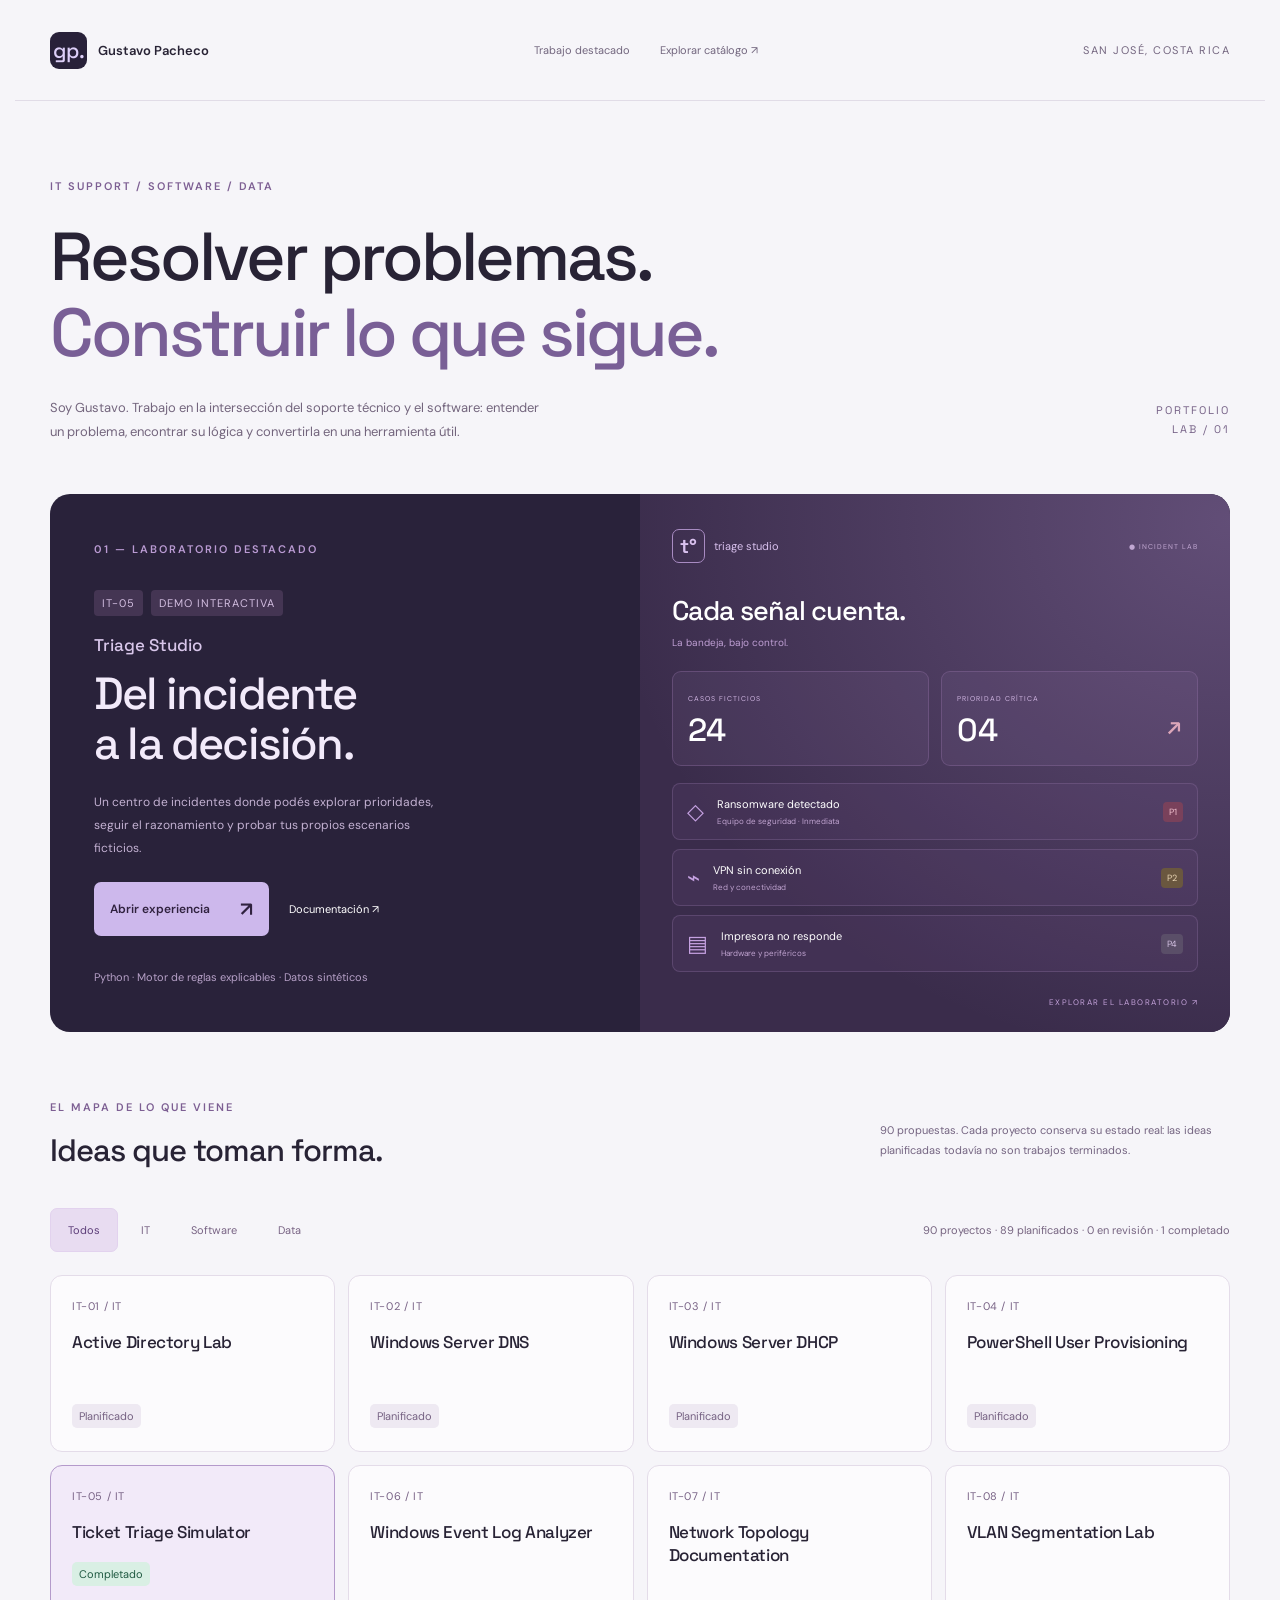
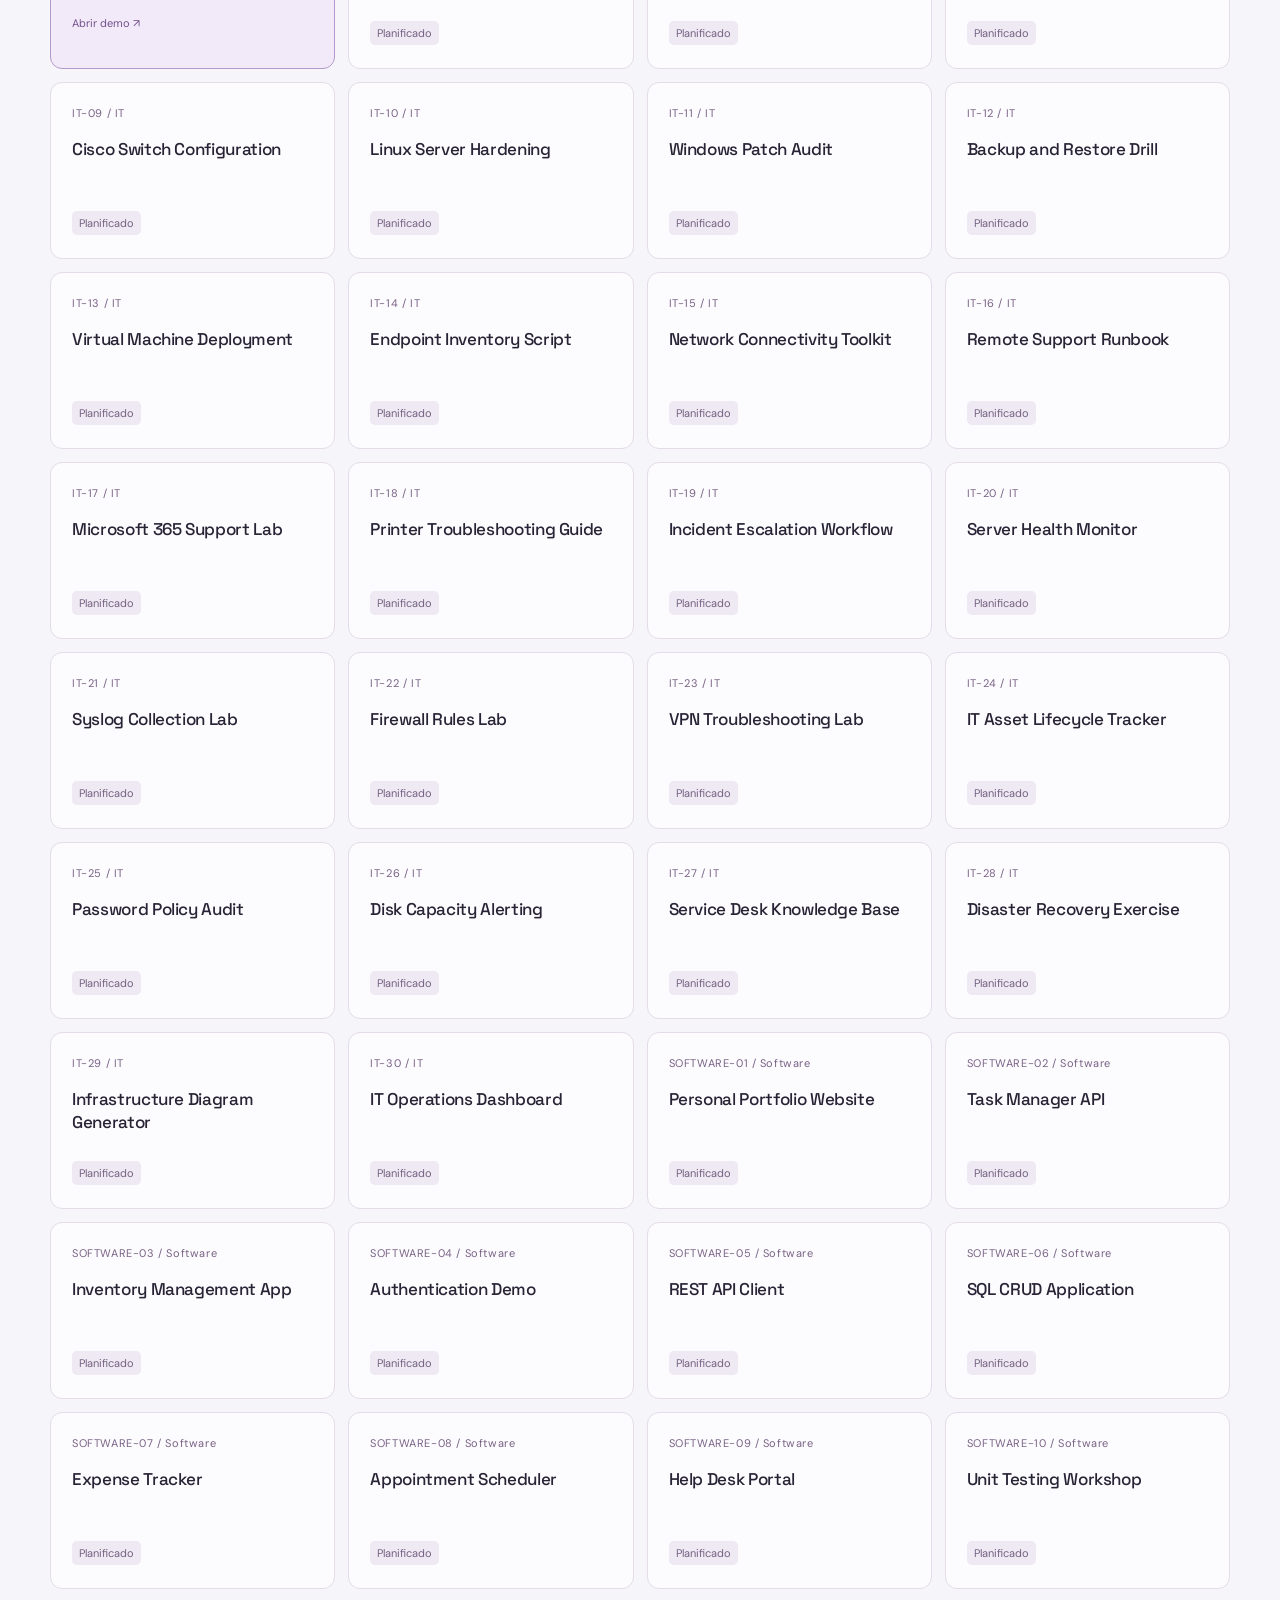
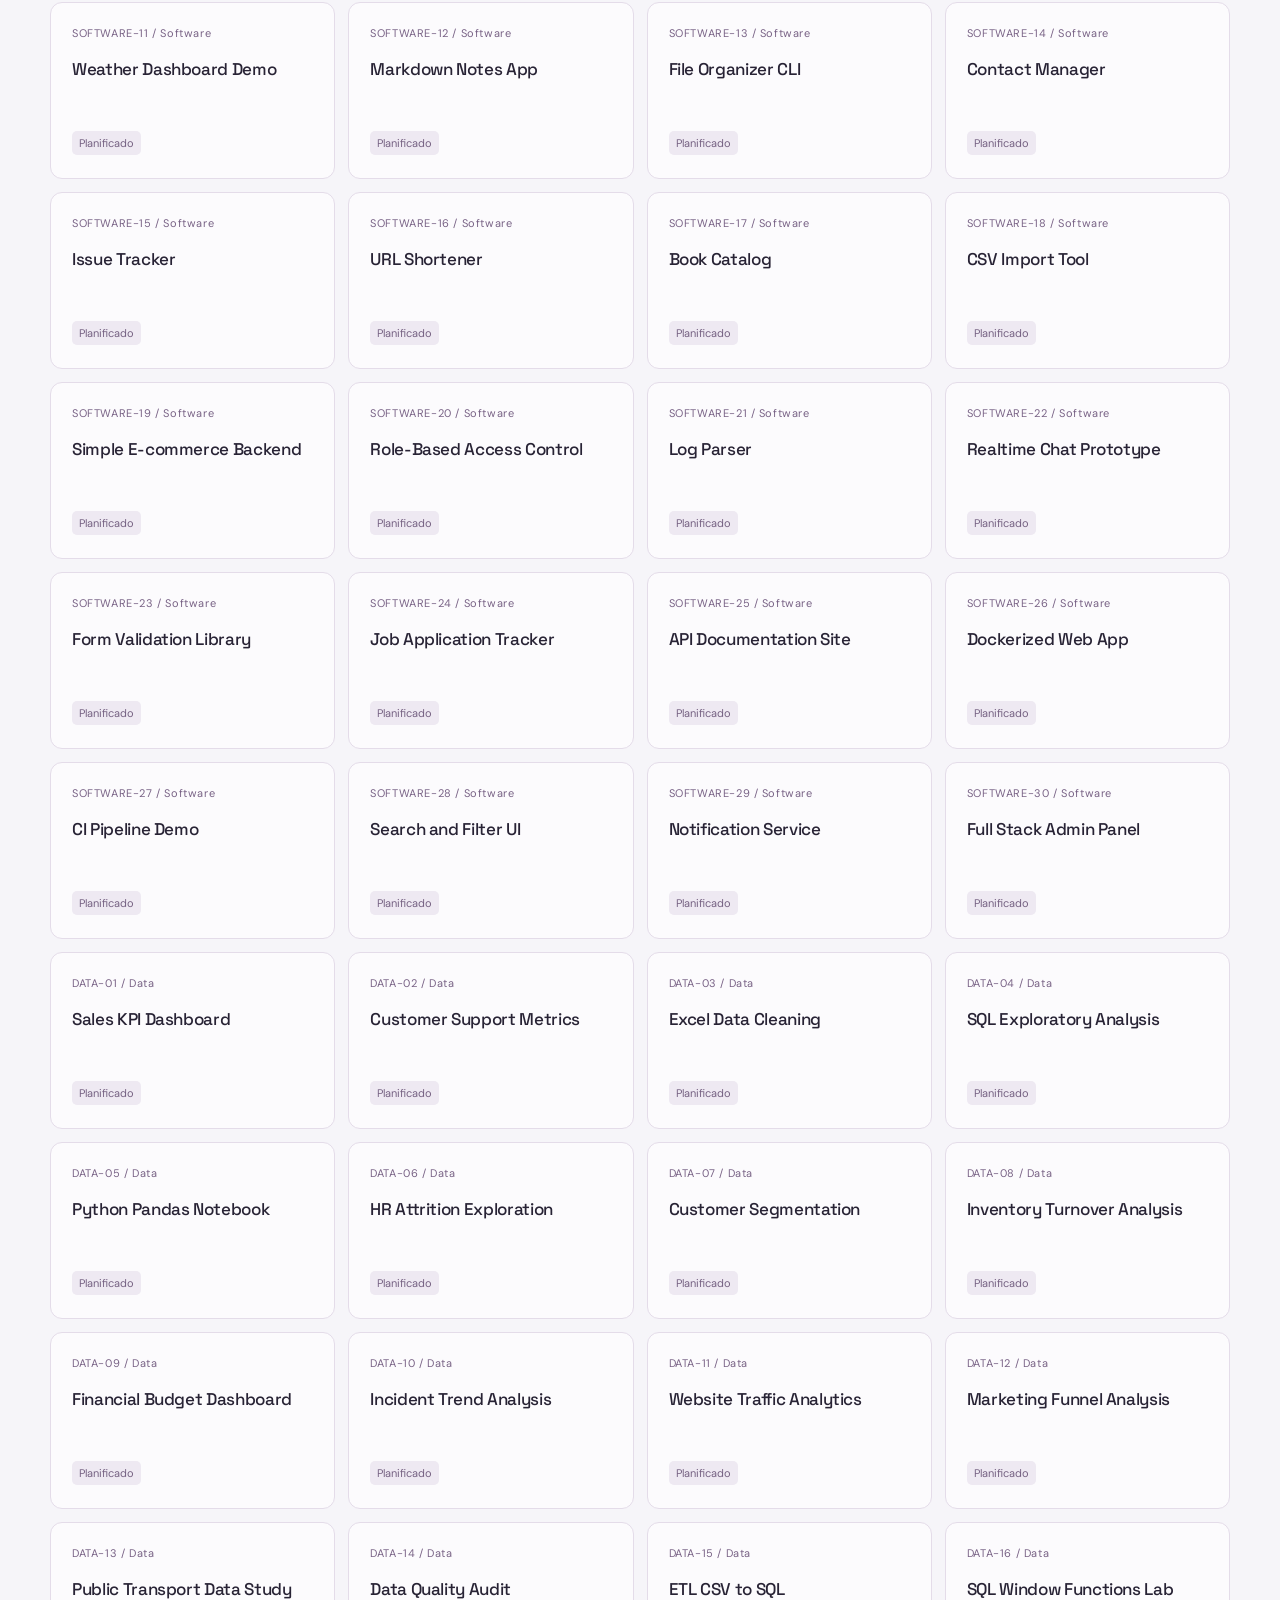
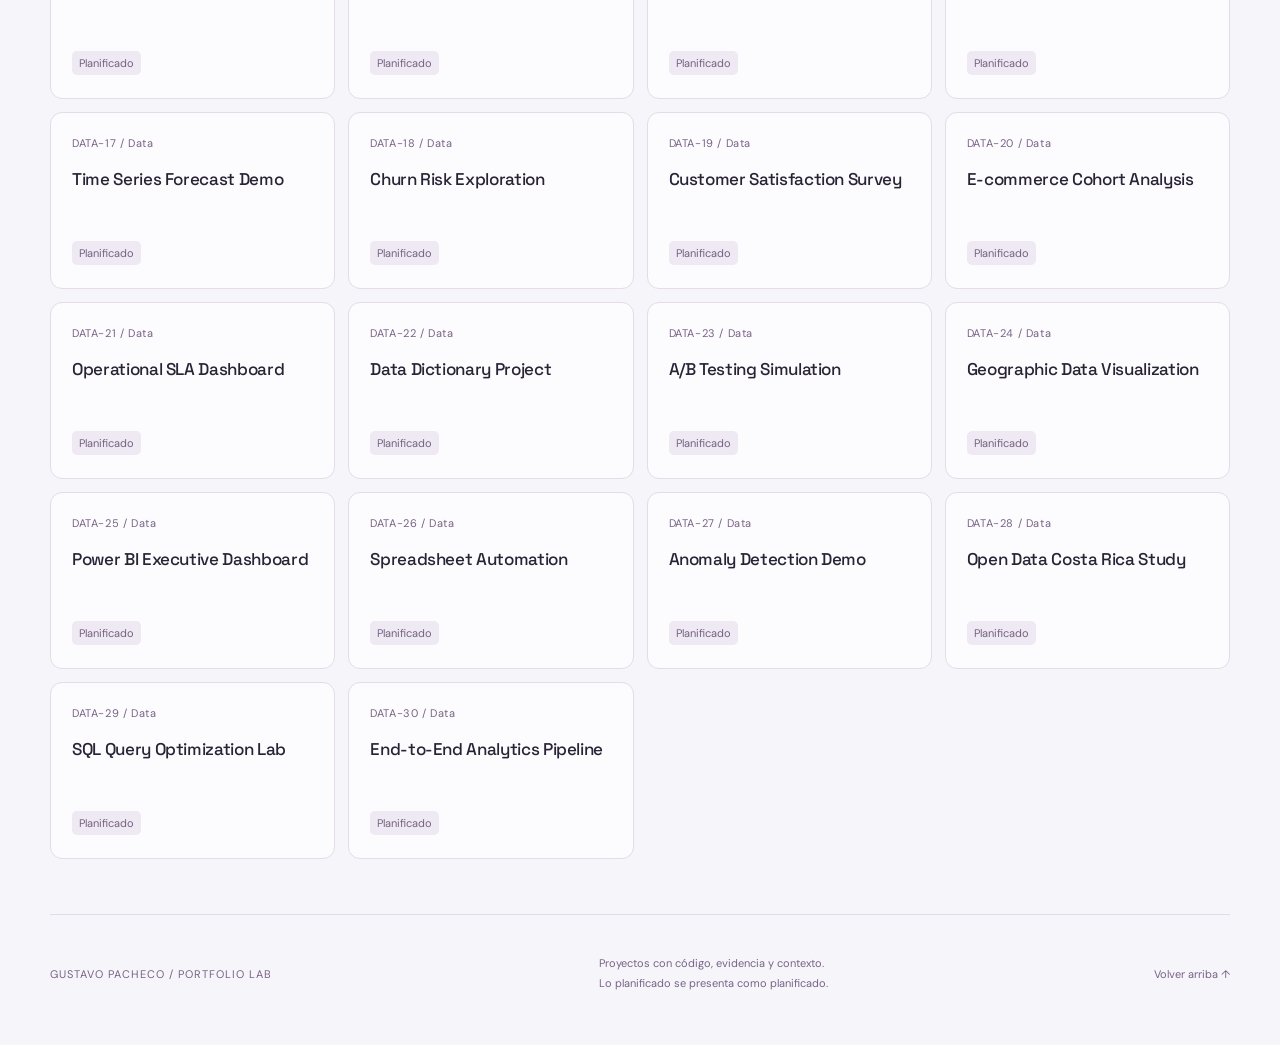
<file: index.html>
<!doctype html><html lang="es"><head><meta charset="utf-8"><meta name="viewport" content="width=device-width,initial-scale=1"><meta name="description" content="Laboratorios de soporte IT, software y datos de Gustavo Pacheco Carballo."><link rel="icon" href="data:image/svg+xml,%3Csvg xmlns='http://www.w3.org/2000/svg' viewBox='0 0 32 32'%3E%3Crect width='32' height='32' rx='8' fill='%23282139'/%3E%3Ctext x='16' y='22' font-size='16' font-family='serif' text-anchor='middle' fill='%23ddcff8'%3Egp%3C/text%3E%3C/svg%3E"><title>Gustavo Pacheco · Portfolio / Lab</title><link rel="stylesheet" href="portfolio.css"></head><body><header><a class="identity" href="./"><span>gp.</span>Gustavo Pacheco</a><nav><a href="#featured">Trabajo destacado</a><a href="#catalog">Explorar catálogo ↗</a></nav><span class="location">SAN JOSÉ, COSTA RICA</span></header><main><section class="intro"><span class="overline">IT SUPPORT / SOFTWARE / DATA</span><h1>Resolver problemas.<br><em>Construir lo que sigue.</em></h1><div class="intro-bottom"><p>Soy Gustavo. Trabajo en la intersección del soporte técnico y el software: entender un problema, encontrar su lógica y convertirla en una herramienta útil.</p><span class="index-number">PORTFOLIO<br>LAB / 01</span></div></section><section id="featured" class="feature"><div class="feature-info"><span class="overline">01 — LABORATORIO DESTACADO</span><div class="feature-tags"><span>IT-05</span><span>DEMO INTERACTIVA</span></div><h2>Triage Studio<span>Del incidente<br>a la decisión.</span></h2><p>Un centro de incidentes donde podés explorar prioridades, seguir el razonamiento y probar tus propios escenarios ficticios.</p><div class="feature-actions"><a class="open-demo" href="projects/it-05-ticket-triage/web/">Abrir experiencia <span>↗</span></a><a href="projects/it-05-ticket-triage/README.md">Documentación ↗</a></div><div class="feature-foot">Python · Motor de reglas explicables · Datos sintéticos</div></div><a class="feature-art" href="projects/it-05-ticket-triage/web/" aria-label="Abrir Triage Studio"><div class="mock-header"><span class="mock-logo">t°</span><span>triage studio</span><span class="mock-status">● INCIDENT LAB</span></div><div class="mock-title">Cada señal cuenta.<span>La bandeja, bajo control.</span></div><div class="mock-metrics"><div><small>CASOS FICTICIOS</small><b>24</b></div><div><small>PRIORIDAD CRÍTICA</small><b>04<span>↗</span></b></div></div><div class="mock-row"><i class="mock-symbol">◇</i><div>Ransomware detectado<small>Equipo de seguridad · Inmediata</small></div><span class="mock-priority">P1</span></div><div class="mock-row"><i class="mock-symbol">⌁</i><div>VPN sin conexión<small>Red y conectividad</small></div><span class="mock-priority amber">P2</span></div><div class="mock-row"><i class="mock-symbol">▤</i><div>Impresora no responde<small>Hardware y periféricos</small></div><span class="mock-priority gray">P4</span></div><span class="mock-caption">EXPLORAR EL LABORATORIO ↗</span></a></section><section id="catalog" class="catalog"><div class="catalog-header"><div><span class="overline">EL MAPA DE LO QUE VIENE</span><h2>Ideas que toman forma.</h2></div><p>90 propuestas. Cada proyecto conserva su estado real: las ideas planificadas todavía no son trabajos terminados.</p></div><div class="catalog-toolbar"><div class="filter-group" aria-label="Categorías"><button data-filter="All" aria-pressed="true">Todos</button><button data-filter="IT" aria-pressed="false">IT</button><button data-filter="Software" aria-pressed="false">Software</button><button data-filter="Data" aria-pressed="false">Data</button></div><p id="count" aria-live="polite">Cargando catálogo…</p></div><div id="projects" class="project-grid"></div></section><footer><span>GUSTAVO PACHECO / PORTFOLIO LAB</span><p>Proyectos con código, evidencia y contexto.<br>Lo planificado se presenta como planificado.</p><a href="#">Volver arriba ↑</a></footer></main><script>
let projects=[];const root=document.getElementById('projects');const statusLabels={planned:'Planificado',in_review:'Implementado · PR en revisión',completed:'Completado'};function show(category){const items=projects.filter(p=>category==='All'||p.category===category);const planned=items.filter(p=>p.status==='planned').length;const reviewing=items.filter(p=>p.status==='in_review').length;const done=items.filter(p=>p.status==='completed').length;document.getElementById('count').textContent=items.length+' proyectos · '+planned+' planificados · '+reviewing+' en revisión · '+done+(done===1?' completado':' completados');root.replaceChildren(...items.map(p=>{const card=document.createElement('article');card.className='project-card'+(p.id==='it-05'?' available':'');const meta=document.createElement('small');meta.textContent=p.id.toUpperCase()+' / '+p.category;const title=document.createElement('h3');title.textContent=p.title;const state=document.createElement('span');state.className='state '+(p.status==='in_review'?'review':p.status==='completed'?'complete':'');state.textContent=Object.hasOwn(statusLabels,p.status)?statusLabels[p.status]:String(p.status);card.append(meta,title,state);if(p.id==='it-05'){const link=document.createElement('a');link.href='projects/it-05-ticket-triage/web/';link.className='card-link';link.textContent='Abrir demo ↗';card.append(link)}return card}));}document.querySelectorAll('[data-filter]').forEach(button=>button.addEventListener('click',()=>{document.querySelectorAll('[data-filter]').forEach(b=>b.setAttribute('aria-pressed',String(b===button)));show(button.dataset.filter)}));fetch('./projects.json').then(r=>{if(!r.ok)throw Error();return r.json()}).then(data=>{projects=data;show('All')}).catch(()=>document.getElementById('count').textContent='No se pudo cargar el catálogo. Abrí INICIAR_DEMO.bat para servir el portafolio.');
</script></body></html>
</file>
<file: portfolio.css>
@import url('https://fonts.googleapis.com/css2?family=DM+Sans:wght@400;500;600;700&family=Space+Grotesk:wght@400;500;600;700&display=swap');
*{box-sizing:border-box}html{scroll-behavior:smooth}body{margin:0;background:#f6f5f9;color:#282335;font:14px 'DM Sans',system-ui,sans-serif}a{color:inherit;text-decoration:none}button,a{touch-action:manipulation}a:focus-visible,button:focus-visible{outline:3px solid #9a7ae8;outline-offset:5px}header{max-width:1250px;margin:auto;display:flex;align-items:center;justify-content:space-between;padding:28px 35px;border-bottom:1px solid #e1dce7}.identity{display:flex;align-items:center;gap:11px;min-height:44px;font-weight:600;font-size:13px}.identity>span{display:grid;place-items:center;width:37px;height:37px;background:#282139;color:#ddcff8;font:500 21px 'Space Grotesk',sans-serif;border-radius:9px}nav a,.feature-actions>a{display:inline-flex;align-items:center;min-height:44px}nav{display:flex;gap:30px;font-size:11px;color:#72667e}.location{font-size:11px;letter-spacing:1.5px;color:#73657f}main{max-width:1250px;margin:auto;padding:0 35px}.intro{padding:75px 0 50px}.overline{font-size:11px;letter-spacing:2px;font-weight:600;color:#7d5f93}h1{font:500 clamp(38px,5.3vw,70px)/1.12 'Space Grotesk',sans-serif;letter-spacing:-3px;margin:25px 0}h1 em{font-style:normal;color:#795f96}.intro-bottom{display:flex;align-items:center;justify-content:space-between}.intro p{font-size:13px;color:#73657d;max-width:490px;line-height:1.85;margin:0}.index-number{text-align:right;font:11px/1.7 'Space Grotesk',sans-serif;color:#776388;letter-spacing:2px}.feature{display:grid;grid-template-columns:1fr 1fr;border-radius:20px;overflow:hidden;background:#29223a;color:white}.feature-info{padding:45px 44px}.feature .overline{color:#ba9bd3;font-size:11px}.feature-tags{display:flex;gap:8px;margin:33px 0 18px}.feature-tags span{font-size:11px;padding:6px 8px;background:#443553;color:#d3bee1;letter-spacing:1px;border-radius:4px}.feature h2{font:500 17px 'Space Grotesk',sans-serif;color:#d8c6ea;margin:0}.feature h2>span{display:block;font-size:45px;line-height:1.1;letter-spacing:-1.8px;color:#f2eafa;margin-top:13px}.feature-info>p{font-size:12px;color:#c3b1d2;line-height:1.9;max-width:345px;margin:23px 0}.feature-actions{display:flex;align-items:center;gap:20px;font-size:11px}.open-demo{display:flex;align-items:center;justify-content:space-between;gap:30px;padding:14px 16px;background:#cdb8ec;color:#30223f;border-radius:7px;font-size:12px;font-weight:600;min-height:44px}.open-demo:hover{background:#e1cff8}.open-demo span{font-size:20px}.feature-foot{font-size:11px;color:#b6a0c7;margin-top:34px}.feature-art{padding:35px 32px 25px;background:radial-gradient(ellipse at 100% 5%,#b191cf55,transparent 75%),#3a2c4b;position:relative;display:flex;flex-direction:column;justify-content:center;transform:rotate(0)}.mock-header{display:flex;align-items:center;gap:9px;font-size:11px;color:#d9c1ee}.mock-logo{font:600 20px 'Space Grotesk',sans-serif;border:1px solid #a88bc2;border-radius:7px;padding:3px 7px}.mock-status{margin-left:auto;font-size:7px;letter-spacing:1px;color:#c1a7d2}.mock-title{font:500 27px 'Space Grotesk',sans-serif;letter-spacing:-1px;margin:30px 0 22px}.mock-title>span{font:10px 'DM Sans',system-ui,sans-serif;color:#bf9fd4;letter-spacing:0;display:block;margin-top:8px}.mock-metrics{display:grid;grid-template-columns:1fr 1fr;gap:12px;margin-bottom:17px}.mock-metrics>div{border:1px solid #8e6fa466;border-radius:9px;padding:15px;background:#b091cc15}.mock-metrics small{font-size:7px;letter-spacing:1px;color:#d0b5e2}.mock-metrics b{font:500 32px 'Space Grotesk',sans-serif;display:flex;justify-content:space-between;margin-top:5px}.mock-metrics b>span{color:#dca6b9;font-size:24px}.mock-row{display:flex;align-items:center;gap:13px;border:1px solid #8d70a259;border-radius:8px;background:#76548e22;padding:13px 14px;margin-bottom:9px;font-size:11px}.mock-row small{display:block;font-size:8px;color:#c0a3d0;margin-top:5px}.mock-symbol{font-style:normal;font-size:22px;color:#c5a1e1}.mock-priority{margin-left:auto;font-size:9px;padding:4px 6px;border-radius:4px;background:#79415b;color:#f4c4d2}.amber{background:#6a573f;color:#ecd8b6}.gray{background:#5a4e68;color:#d6c3e4}.mock-caption{display:block;text-align:right;font-size:8px;color:#c4a2da;letter-spacing:1.5px;margin-top:16px}.catalog{padding-top:65px}.catalog-header{display:flex;align-items:center;justify-content:space-between;gap:35px}.catalog-header h2{font:500 31px 'Space Grotesk',sans-serif;letter-spacing:-1px;margin:15px 0}.catalog-header p{max-width:350px;font-size:11px;color:#746481;line-height:1.8}.catalog-toolbar{display:flex;justify-content:space-between;align-items:center;margin:23px 0}.filter-group{display:flex;gap:5px}.filter-group button{font:11px 'DM Sans',system-ui,sans-serif;color:#786384;background:transparent;border:1px solid transparent;padding:11px 17px;border-radius:7px;cursor:pointer;min-height:44px}.filter-group button[aria-pressed=true]{color:#5d3e79;background:#e8dcf1;border-color:#e2d2ee}.filter-group button:hover{background:#ede5f4}#count{font-size:11px;color:#766480}.project-grid{display:grid;grid-template-columns:repeat(4,1fr);gap:13px}.project-card{border:1px solid #e4dce9;padding:23px 21px;border-radius:12px;min-height:177px;display:flex;flex-direction:column;align-items:flex-start;background:#fcfbfd}.project-card small{font-size:11px;letter-spacing:.6px;color:#786285}.project-card h3{font:500 17px/1.35 'Space Grotesk',sans-serif;letter-spacing:-.35px;margin:18px 0;flex:1}.state{font-size:11px;border-radius:5px;background:#eee9f2;color:#756182;padding:5px 7px}.state.review{color:#695022;background:#f5ead1}.state.complete{color:#205a42;background:#d9efe4}.project-card.available{border-color:#b49acb;background:#f2eaf9}.card-link{font-size:11px;color:#73518d;margin-top:15px;min-height:44px;display:inline-flex;align-items:center;padding-top:0}footer{border-top:1px solid #e3daea;margin-top:55px;padding:28px 0 40px;display:flex;justify-content:space-between;align-items:center;gap:20px;color:#786287;font-size:11px}footer>span{letter-spacing:1px;font-size:11px}footer p{line-height:1.8}footer a{min-height:44px;display:flex;align-items:center}
@media(max-width:1000px){.feature-info{padding:35px 30px}.feature h2>span{font-size:39px}.feature-art{padding:30px 25px}.feature-actions{gap:12px}.project-grid{grid-template-columns:repeat(3,1fr)}.location{display:none}}
@media(max-width:700px){header{padding:20px}header nav>a:first-child{display:none}nav{font-size:11px}main{padding:0 20px}.intro{padding:45px 0 35px}h1{font-size:40px;letter-spacing:-1.8px}.intro p{font-size:12px}.index-number{display:none}.feature{grid-template-columns:1fr}.feature-info{padding:32px 27px}.feature h2>span{font-size:43px}.feature-art{margin:0 18px 18px;border:1px solid #755888;border-radius:13px;padding:25px}.mock-title{margin:22px 0}.feature-foot{margin-top:25px}.catalog{padding-top:40px}.catalog-header{display:block}.catalog-header h2{font-size:28px}.catalog-toolbar{align-items:flex-start;flex-direction:column;gap:12px}#count{margin:0;font-size:11px}.project-grid{grid-template-columns:1fr 1fr;gap:10px}.project-card{padding:18px 15px;min-height:180px}.project-card h3{font-size:16px}.state{line-height:1.5;font-size:11px}.project-card small{font-size:11px}.filter-group button{padding:10px 15px}footer{align-items:flex-start;flex-wrap:wrap;font-size:11px}footer p{margin:0}footer>span{width:100%}}
@media(max-width:360px){.project-grid{grid-template-columns:1fr}.feature-actions{align-items:flex-start;flex-direction:column}.feature h2>span{font-size:37px}.identity{font-size:11px}header nav{font-size:11px}h1{font-size:35px}}
@media(prefers-reduced-motion:reduce){html{scroll-behavior:auto}}
</file>
